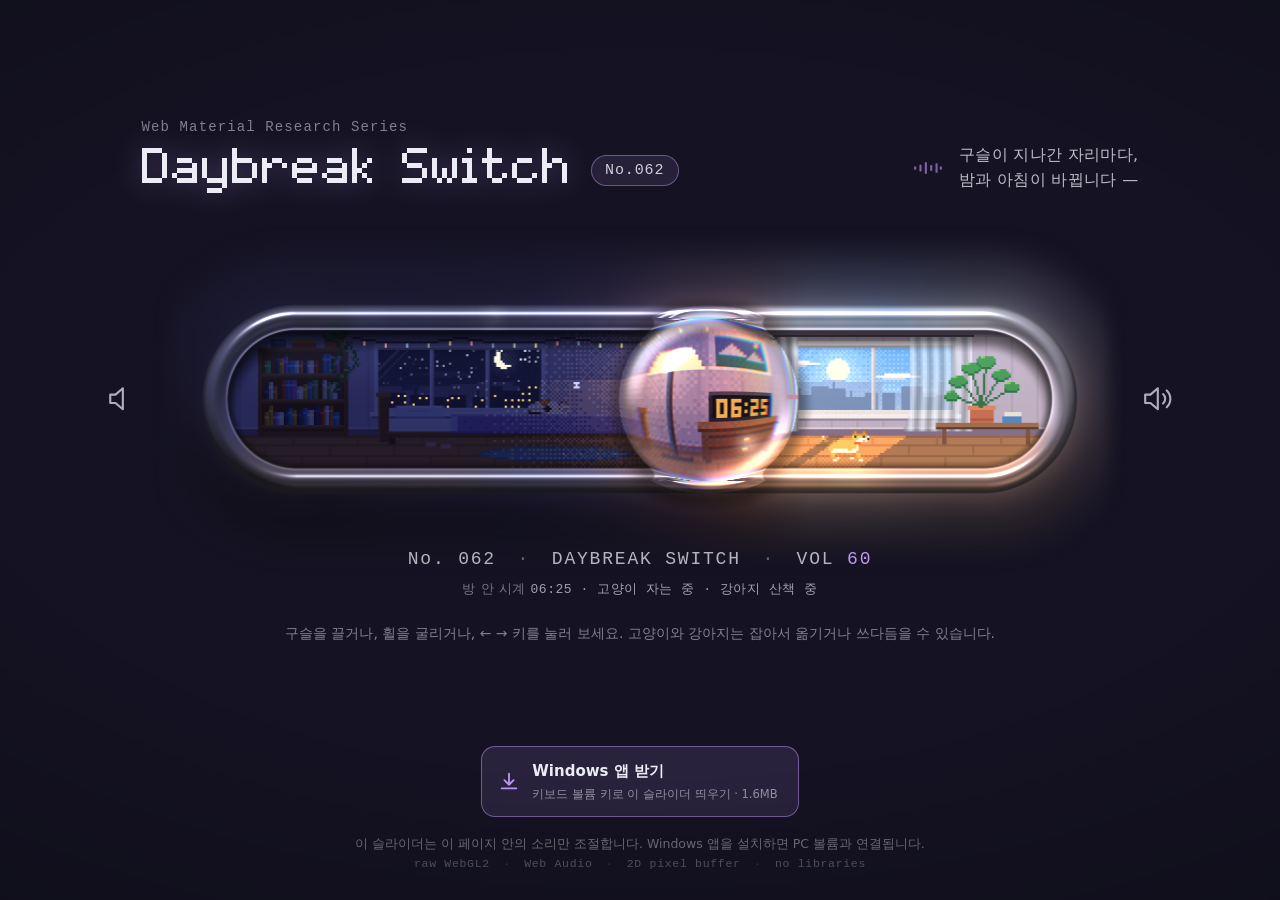
<file: index.html>
<!doctype html>
<html lang="ko">
<head>
  <meta charset="utf-8">
  <meta name="viewport" content="width=device-width, initial-scale=1">
  <title>Daybreak Switch · No. 062</title>
  <meta name="description" content="유리구슬을 밀면 그 자리의 밤과 아침이 바뀌는 볼륨 슬라이더. 웹 재질 연구 No. 062. 라이브러리 없이 WebGL2, Web Audio, 2D 픽셀 버퍼로 만들었습니다.">
  <meta name="theme-color" content="#0c0d17">
  <link rel="icon" href="data:image/svg+xml,%3Csvg xmlns='http://www.w3.org/2000/svg' viewBox='0 0 16 16'%3E%3Crect width='16' height='16' rx='4' fill='%23161526'/%3E%3Crect x='2' y='5' width='12' height='6' rx='3' fill='%235b4d9a'/%3E%3Ccircle cx='10' cy='8' r='3.4' fill='%23ffc68c'/%3E%3C/svg%3E">
  <link rel="stylesheet" href="style.css">
</head>
<body>
  <main class="stage">
    <header class="head">
      <div class="head-title">
        <p class="series">Web Material Research Series</p>
        <div class="title-row">
          <h1 id="title" aria-label="Daybreak Switch"></h1>
          <span class="badge">No.062</span>
        </div>
      </div>
      <p class="lede">
        <svg viewBox="0 0 28 24" aria-hidden="true"><g fill="none" stroke="currentColor" stroke-width="2" stroke-linecap="round"><path d="M2 10v4M7 7v10M12 3v18M17 8v8M22 5v14M26 10v4"/></g></svg>
        <span>구슬이 지나간 자리마다, <br>밤과 아침이 바뀝니다 —</span>
      </p>
    </header>

    <div class="deck">
      <button class="spk spk-down" id="down" type="button" aria-label="볼륨 10 줄이기">
        <svg viewBox="0 0 32 32" aria-hidden="true"><path d="M5 12h5l7-6v20l-7-6H5z" fill="none" stroke="currentColor" stroke-width="2" stroke-linejoin="round"/></svg>
      </button>
      <canvas class="switch" id="switch" role="slider" tabindex="0"
        aria-label="볼륨" aria-orientation="horizontal"
        aria-valuemin="0" aria-valuemax="100" aria-valuenow="0" aria-valuetext="0%"></canvas>
      <button class="spk spk-up" id="up" type="button" aria-label="볼륨 10 키우기">
        <svg viewBox="0 0 32 32" aria-hidden="true"><g fill="none" stroke="currentColor" stroke-width="2" stroke-linejoin="round" stroke-linecap="round"><path d="M4 12h5l7-6v20l-7-6H4z"/><path d="M21 11.5a6 6 0 0 1 0 9M24.5 8a11 11 0 0 1 0 16"/></g></svg>
      </button>
      <div class="caption">
        <p class="caption-main">No. 062 <i>·</i> DAYBREAK SWITCH <i>·</i> VOL <span id="vol">00</span></p>
        <p class="caption-room">방 안 시계 <span id="room">08:00</span></p>
      </div>
    </div>

    <p class="hint" id="hint"><span class="hint-mouse">구슬을 끌거나, 휠을 굴리거나, ← → 키를 눌러 보세요.</span><span class="hint-touch">유리구슬을 좌우로 끌어 보세요.</span> 고양이와 강아지는 잡아서 옮기거나 쓰다듬을 수 있습니다.</p>
    <p class="fallback">이 브라우저는 WebGL2를 지원하지 않아 슬라이더를 그릴 수 없습니다. 최신 Chrome, Edge, Firefox, Safari에서 열어 주세요.</p>
  </main>

  <footer class="foot">
    <a class="download" id="download" href="https://github.com/kmin070601/daybreak-switch/releases/latest/download/DaybreakSwitch-setup.exe">
      <svg viewBox="0 0 24 24" aria-hidden="true"><path d="M12 3v12m0 0-5-5m5 5 5-5M4 19h16" fill="none" stroke="currentColor" stroke-width="2" stroke-linecap="round" stroke-linejoin="round"/></svg>
      <span>Windows 앱 받기</span><small>키보드 볼륨 키로 이 슬라이더 띄우기 · 1.6MB</small>
    </a>
    <p id="foot-note">이 슬라이더는 이 페이지 안의 소리만 조절합니다. Windows 앱을 설치하면 PC 볼륨과 연결됩니다.</p>
    <p class="foot-tech">raw WebGL2 <i>·</i> Web Audio <i>·</i> 2D pixel buffer <i>·</i> no libraries</p>
  </footer>

  <noscript><p class="noscript">이 페이지는 JavaScript가 켜져 있어야 동작합니다.</p></noscript>
  <script type="module" src="src/main.js"></script>
</body>
</html>
</file>
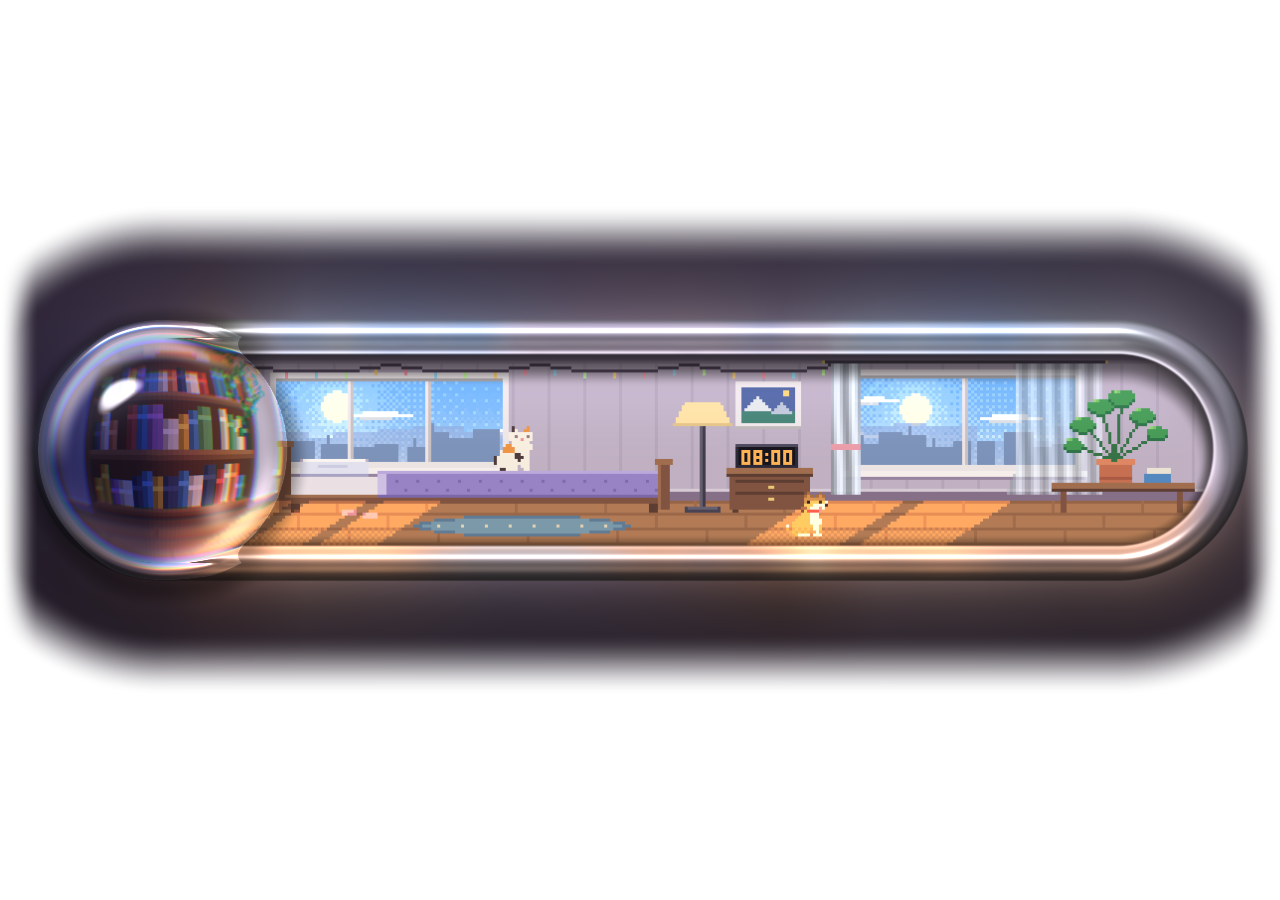
<file: osd.html>
<!doctype html>
<html lang="ko">
<head>
  <meta charset="utf-8">
  <title>Daybreak Switch OSD</title>
  <style>
    html, body { margin: 0; height: 100%; background: transparent; overflow: hidden; }
    canvas { display: block; width: 100vw; height: 100vh; touch-action: none; outline: none; user-select: none; }
  </style>
</head>
<body>
  <canvas id="switch" role="slider" tabindex="-1" aria-label="볼륨" aria-valuemin="0" aria-valuemax="100" aria-valuenow="0"></canvas>
  <script type="module" src="src/osd.js"></script>
</body>
</html>
</file>
<file: style.css>
:root {
  --page: rgb(12 13 23);
  --accent: 150 162 255;
  --ink: 236 236 246;
  --mono: ui-monospace, "Cascadia Mono", "D2Coding", "SFMono-Regular", Consolas, "Liberation Mono", monospace;
  --sans: system-ui, -apple-system, "Pretendard", "Apple SD Gothic Neo", "Malgun Gothic", "Noto Sans KR", sans-serif;
  color-scheme: dark;
}

*, *::before, *::after { box-sizing: border-box; }

html { background: var(--page); }

body {
  margin: 0;
  min-height: 100svh;
  display: flex;
  flex-direction: column;
  background: var(--page);
  color: rgb(var(--ink));
  font-family: var(--sans);
  -webkit-font-smoothing: antialiased;
  overflow-x: hidden;
}

/* 화면 가장자리를 살짝 눌러 주는 비네트. 캔버스와 배경에 똑같이 걸려 이음매가 보이지 않는다 */
body::after {
  content: "";
  position: fixed;
  inset: 0;
  pointer-events: none;
  background: radial-gradient(120% 90% at 50% 46%, transparent 45%, rgb(0 0 0 / 0.42) 100%);
  z-index: 5;
}

.stage {
  flex: 1;
  width: min(1180px, 100%);
  margin: 0 auto;
  padding: clamp(24px, 5vh, 56px) clamp(16px, 4vw, 48px) 0;
  display: flex;
  flex-direction: column;
  justify-content: center;
  gap: clamp(8px, 3vh, 28px);
}

/* ---------- 머리말 ---------- */
.head {
  display: flex;
  justify-content: space-between;
  align-items: flex-end;
  gap: 24px;
  flex-wrap: wrap;
  padding: 0 clamp(0px, 3.4vw, 44px);
}

.series {
  margin: 0 0 14px;
  font: 500 clamp(11px, 1.15vw, 14px) / 1 var(--mono);
  letter-spacing: 0.08em;
  color: rgb(var(--ink) / 0.5);
}

.title-row { display: flex; align-items: center; gap: clamp(12px, 2vw, 24px); flex-wrap: wrap; }

h1 { margin: 0; line-height: 0; color: rgb(var(--ink)); }
h1 svg {
  display: block;
  height: clamp(27px, 4.1vw, 45px);
  width: auto;
  fill: currentColor;
  filter: drop-shadow(0 0 14px rgb(var(--accent) / 0.35));
}

.badge {
  padding: 0.5em 0.9em 0.45em;
  border: 1px solid rgb(var(--accent) / 0.45);
  border-radius: 999px;
  background: rgb(var(--accent) / 0.1);
  font: 500 clamp(11px, 1.2vw, 15px) / 1 var(--mono);
  letter-spacing: 0.06em;
  color: rgb(var(--ink) / 0.86);
  white-space: nowrap;
}

.lede {
  margin: 0;
  display: flex;
  align-items: center;
  gap: 16px;
  font-size: clamp(13px, 1.3vw, 16px);
  line-height: 1.55;
  letter-spacing: 0.02em;
  color: rgb(var(--ink) / 0.78);
}
.lede svg {
  --lv: 0;
  width: 30px; height: 26px; flex: none;
  color: rgb(var(--accent));
  transform: scaleY(calc(0.55 + var(--lv) * 0.6));
  opacity: calc(0.6 + var(--lv) * 0.4);
}

/* ---------- 슬라이더 ---------- */
.deck {
  display: grid;
  grid-template-columns: auto minmax(0, 1fr) auto;
  grid-template-areas: "down switch up" ". caption .";
  align-items: center;
  column-gap: clamp(0px, 0.6vw, 8px);
}

.switch {
  grid-area: switch;
  display: block;
  width: 100%;
  aspect-ratio: 2.72;
  touch-action: none;            /* 동물을 위아래로도 끌 수 있어야 한다 */
  outline: none;                 /* 포커스 고리는 셰이더가 캡슐 모양으로 그린다 */
  -webkit-tap-highlight-color: transparent;
  user-select: none;
}

.spk {
  width: clamp(36px, 4vw, 48px);
  height: clamp(36px, 4vw, 48px);
  display: grid;
  place-items: center;
  padding: 0;
  border: 0;
  border-radius: 12px;
  background: none;
  color: rgb(var(--ink) / 0.72);
  cursor: pointer;
  transition: color 0.15s, background-color 0.15s, transform 0.1s;
}
.spk svg { width: 70%; height: 70%; }
.spk:hover { color: rgb(var(--ink)); background: rgb(var(--accent) / 0.12); }
.spk:active { transform: scale(0.92); }
.spk:focus-visible { outline: 2px solid rgb(var(--accent)); outline-offset: 2px; }
.spk-down { grid-area: down; }
.spk-up { grid-area: up; }

.caption {
  grid-area: caption;
  margin-top: clamp(-34px, -2.4vw, -8px);
  text-align: center;
}
.caption p { margin: 0; }
.caption i, .foot i { font-style: normal; opacity: 0.5; padding: 0 0.5em; }
.caption-main {
  font: 500 clamp(12px, 1.5vw, 18px) / 1.4 var(--mono);
  letter-spacing: 0.1em;
  color: rgb(var(--ink) / 0.74);
}
#vol { color: rgb(var(--accent)); font-variant-numeric: tabular-nums; }
.caption-room {
  margin-top: 8px !important;
  font-size: clamp(11px, 1.05vw, 13px);
  letter-spacing: 0.04em;
  color: rgb(var(--ink) / 0.46);
}
#room { font-family: var(--mono); color: rgb(var(--ink) / 0.66); }

.hint {
  margin: 0;
  text-align: center;
  font-size: clamp(12px, 1.1vw, 14px);
  color: rgb(var(--ink) / 0.5);
  transition: opacity 0.6s;
}
.hint.is-done { opacity: 0; }
.hint-touch { display: none; }
@media (hover: none) and (pointer: coarse) {
  .hint-mouse { display: none; }
  .hint-touch { display: inline; }
}

.fallback, .noscript { display: none; text-align: center; color: rgb(var(--ink) / 0.8); padding: 24px; }
.no-gl .deck, .no-gl .hint { display: none; }
.no-gl .fallback, .noscript { display: block; }

/* ---------- 꼬리말 ---------- */
.foot {
  padding: 28px clamp(16px, 4vw, 48px) 26px;
  text-align: center;
  font-size: 12.5px;
  line-height: 1.7;
  color: rgb(var(--ink) / 0.42);
}
.foot p { margin: 0; }
.download {
  display: inline-grid;
  grid-template-columns: auto auto;
  column-gap: 12px;
  align-items: center;
  margin: 0 0 16px;
  padding: 12px 20px 12px 16px;
  border: 1px solid rgb(var(--accent) / 0.5);
  border-radius: 14px;
  background: rgb(var(--accent) / 0.12);
  color: rgb(var(--ink));
  text-decoration: none;
  text-align: left;
  transition: background-color 0.15s, transform 0.1s;
}
.download svg { grid-row: span 2; width: 22px; height: 22px; color: rgb(var(--accent)); }
.download span { font-size: 15px; font-weight: 600; }
.download small { font-size: 11.5px; color: rgb(var(--ink) / 0.55); }
.download:hover { background: rgb(var(--accent) / 0.22); }
.download:active { transform: scale(0.98); }
.download:focus-visible { outline: 2px solid rgb(var(--accent)); outline-offset: 3px; }
.is-desktop .download { display: none; }
.foot-tech { font-family: var(--mono); letter-spacing: 0.06em; font-size: 11.5px; color: rgb(var(--ink) / 0.3); }

/* ---------- 좁은 화면 ---------- */
@media (max-width: 640px) {
  .head { align-items: flex-start; flex-direction: column; gap: 18px; padding: 0 4px; }
  .lede br { display: none; }
  .deck {
    grid-template-columns: auto minmax(0, 1fr) auto;
    grid-template-areas: "switch switch switch" "down caption up";
    margin: 0 -10px;
  }
  .caption { margin-top: 0; }
  .caption-main { letter-spacing: 0.02em; font-size: 11.5px; white-space: nowrap; }
  .caption i { padding: 0 0.25em; }
  .foot-tech { letter-spacing: 0; font-size: 10.5px; }
  .foot i { padding: 0 0.25em; }
}

@media (prefers-reduced-motion: reduce) {
  .hint, .spk { transition: none; }
}
</file>
